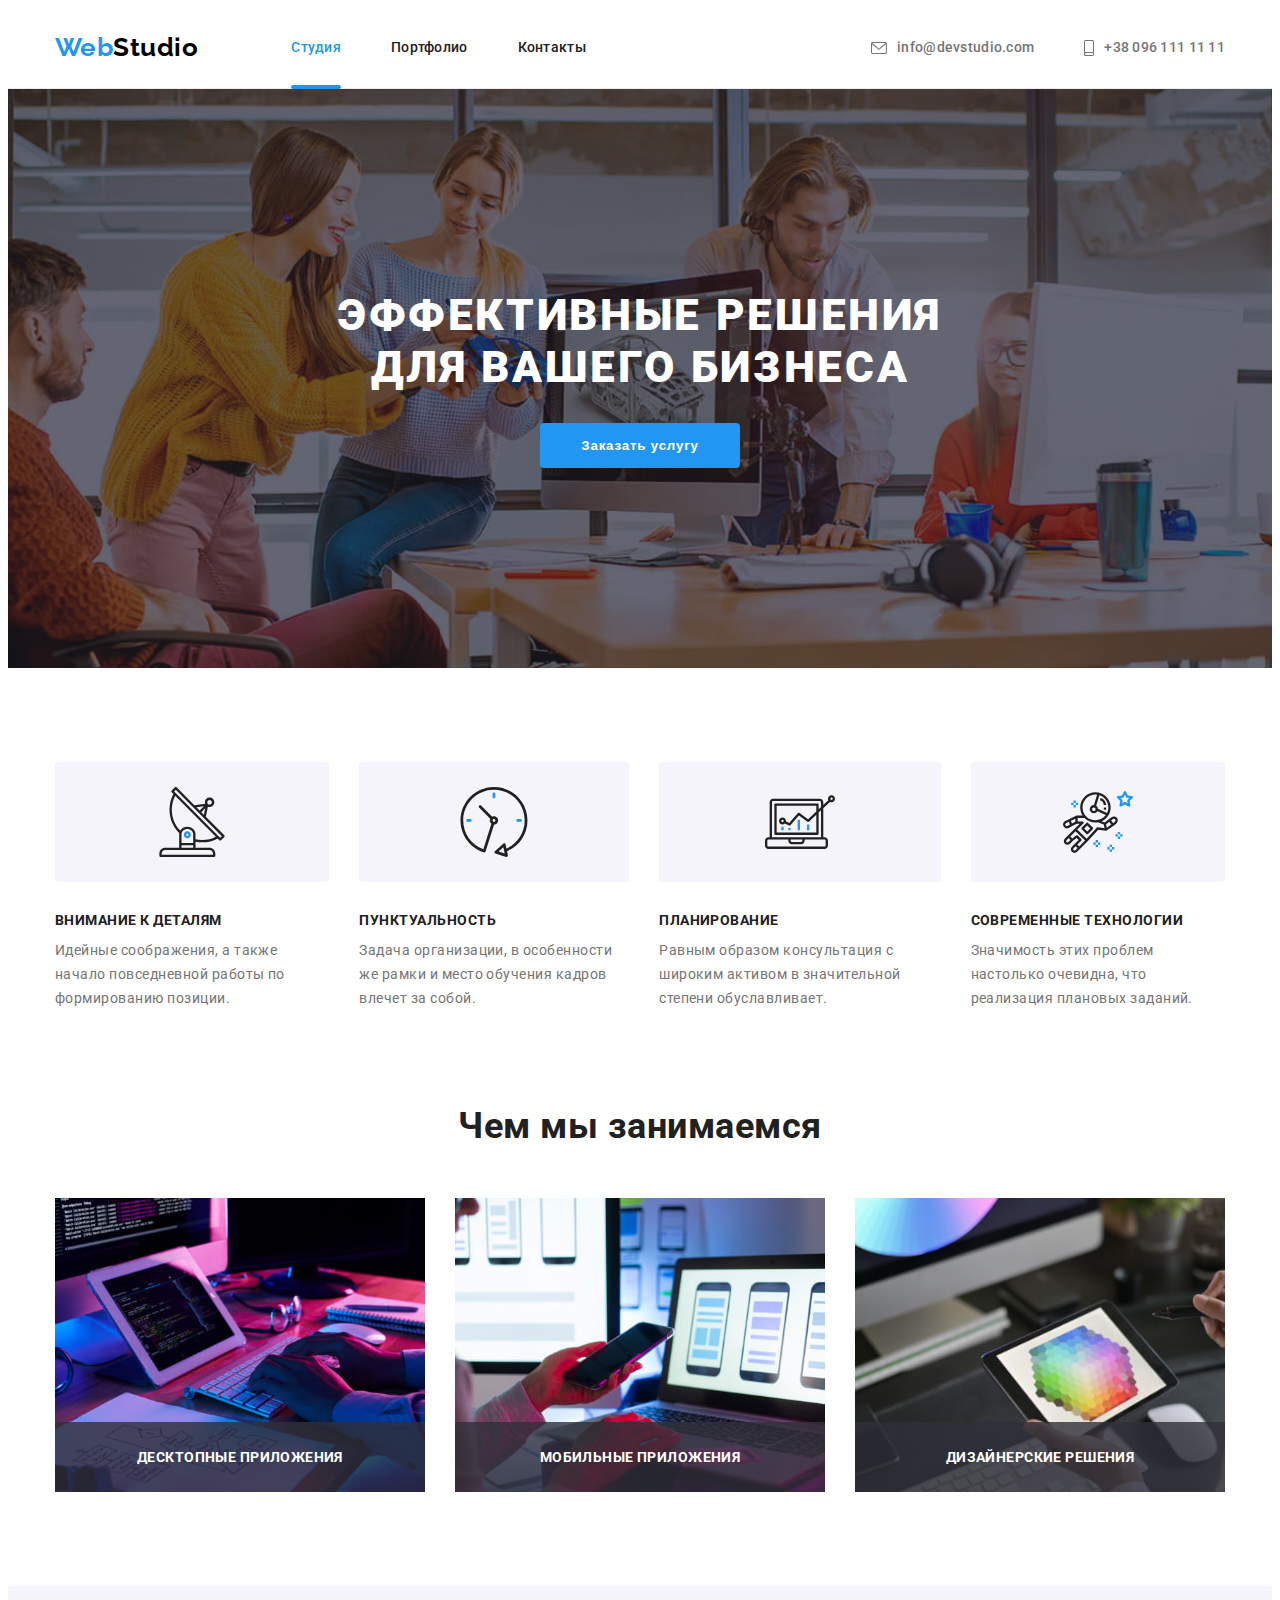
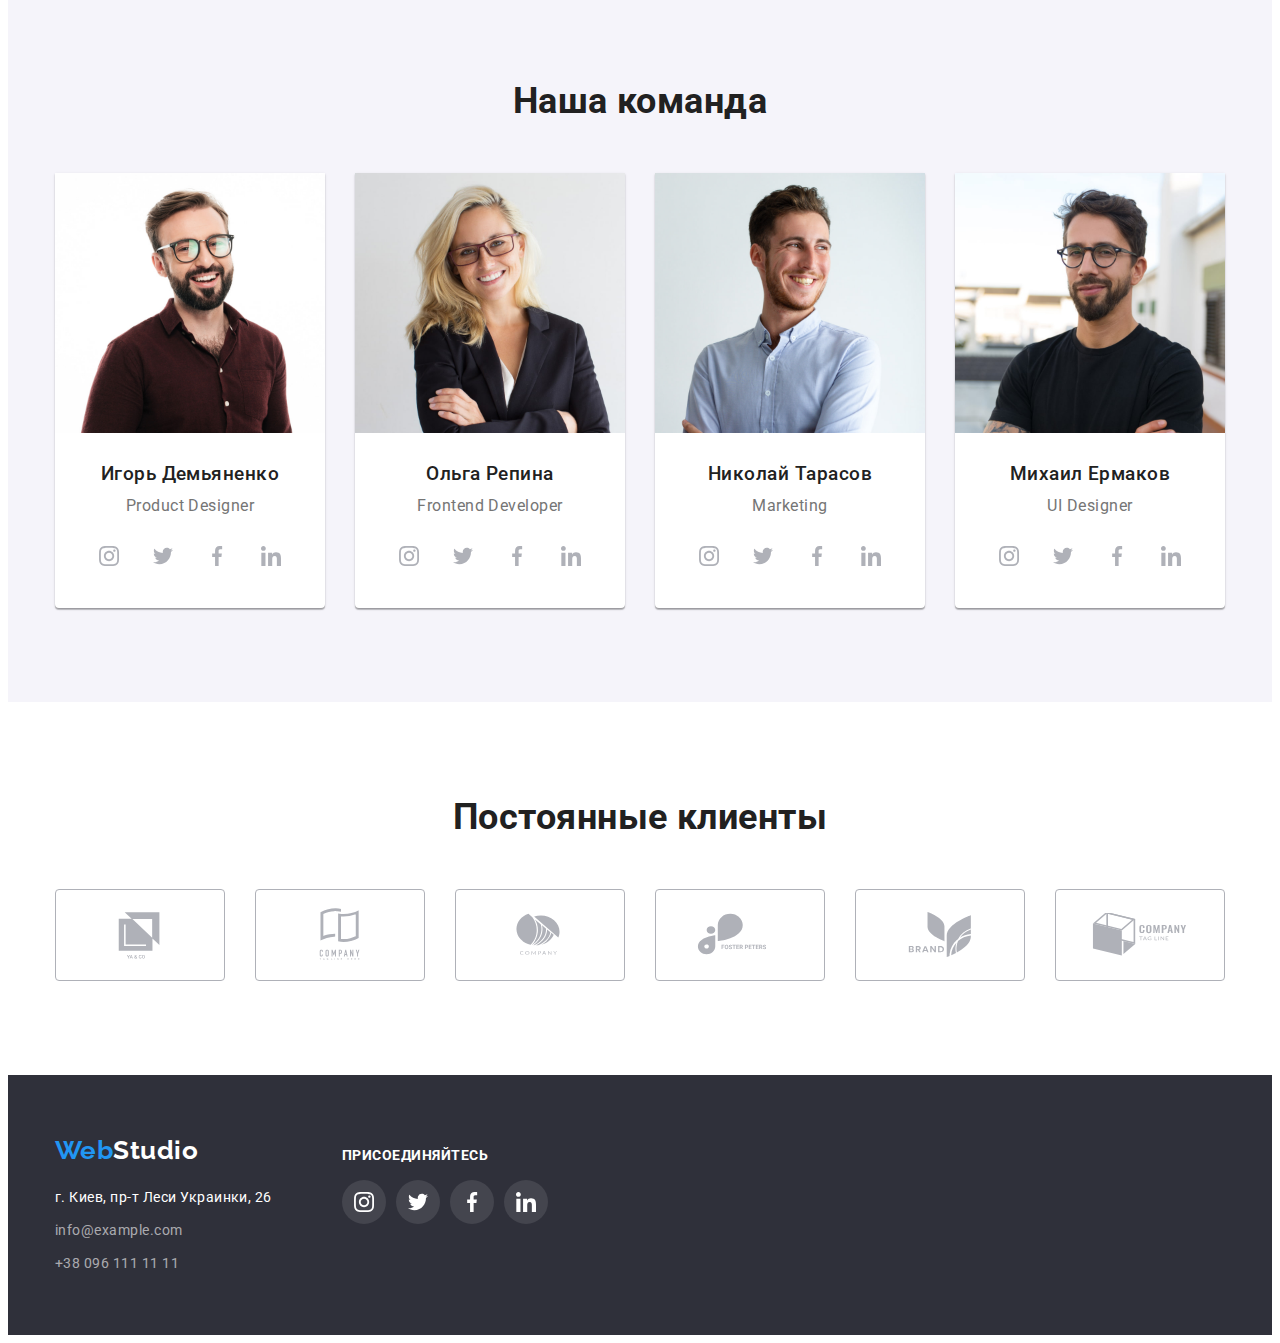
<file: index.html>
<!DOCTYPE html>
<html lang="ru">
  <head>
    <meta charset="UTF-8" />
    <meta http-equiv="X-UA-Compatible" content="IE=edge" />
    <meta name="viewport" content="width=device-width, initial-scale=1.0" />
    <title>WebStudio</title>
    <link
      rel="stylesheet"
      href="https://cdnjs.cloudflare.com/ajax/libs/modern-normalize/1.1.0/modern-normalize.min.css"
      integrity="sha512-wpPYUAdjBVSE4KJnH1VR1HeZfpl1ub8YT/NKx4PuQ5NmX2tKuGu6U/JRp5y+Y8XG2tV+wKQpNHVUX03MfMFn9Q=="
      crossorigin="anonymous"
      referrerpolicy="no-referrer"
    />
    <link rel="stylesheet" href="./css/styles.css" />
    <link rel="preconnect" href="https://fonts.googleapis.com" />
    <link rel="preconnect" href="https://fonts.gstatic.com" crossorigin />
    <link
      href="https://fonts.googleapis.com/css2?family=Raleway:wght@700&family=Roboto:wght@400;500;700;900&display=swap"
      rel="stylesheet"
    />
  </head>

  <body>
    <!--------- header------->
    <header class="header">
      <div class="container main">
        <a lang="en" class="logo" href="./index.html"><span class="accent">Web</span>Studio</a>
        <nav>
          <ul class="site-nav">
            <li class="item"><a class="link current" href="./index.html">Студия</a></li>
            <li class="item"><a class="link" href="./portfolio.html">Портфолио</a></li>
            <li class="item"><a class="link" href="/">Контакты</a></li>
          </ul>
        </nav>
        <ul class="adr-nav">
          <li class="item">
            <a class="e-mail" href="mailto:info@devstudio.com">
              <svg class="symbol" height="12px" width="16px">
                <use href="./images/icon.svg/symbol-defs.svg#envelope"></use>
              </svg>
              info@devstudio.com
            </a>
          </li>
          <li class="item">
            <a class="tel" href="tel:+380961111111">
              <svg class="symbol" height="16px" width="10px">
                <use href="./images/icon.svg/symbol-defs.svg#smartphone"></use>
              </svg>
              +38 096 111 11 11
            </a>
          </li>
        </ul>
      </div>
    </header>

    <!-- Hero -->
    <main>
      <section class="section hero">
        <div class="container flex">
          <h1 class="hero-title">Эффективные решения для вашего бизнеса</h1>
          <button type="button" class="hero-btn" data-modal-open>Заказать услугу</button>
        </div>
      </section>

      <!-- Features -->
      <section class="section">
        <div class="container">
          <h2 class="features-title">Особенности</h2>
          <ul class="features">
            <li class="item">
              <div class="trumb">
                <svg width="70px" height="70px">
                  <use href="./images/icon.svg/symbol-defs.svg#antenna"></use>
                </svg>
              </div>
              <h3 class="subtitle">Внимание к деталям</h3>
              <p class="text">
                Идейные соображения, а также начало повседневной работы по формированию позиции.
              </p>
            </li>

            <li class="item">
              <div class="trumb">
                <svg width="70px" height="70px">
                  <use href="./images/icon.svg/symbol-defs.svg#clock"></use>
                </svg>
              </div>
              <h3 class="subtitle">Пунктуальность</h3>
              <p class="text">
                Задача организации, в особенности же рамки и место обучения кадров влечет за собой.
              </p>
            </li>
            <li class="item">
              <div class="trumb">
                <svg width="70px" height="70px">
                  <use href="./images/icon.svg/symbol-defs.svg#diagram"></use>
                </svg>
              </div>
              <h3 class="subtitle">Планирование</h3>
              <p class="text">
                Равным образом консультация с широким активом в значительной степени обуславливает.
              </p>
            </li>
            <li class="item">
              <div class="trumb">
                <svg width="70px" height="70px">
                  <use href="./images/icon.svg/symbol-defs.svg#astronaut"></use>
                </svg>
              </div>
              <h3 class="subtitle">Современные технологии</h3>
              <p class="text">
                Значимость этих проблем настолько очевидна, что реализация плановых заданий.
              </p>
            </li>
          </ul>
        </div>
      </section>
      <!-- Gellary -->
      <section class="section gallery">
        <div class="container">
          <h2 class="title">Чем мы занимаемся</h2>
          <ul class="gallery-list">
            <li>
              <div class="gellery-overlay">
                <img
                  class="gallery-img"
                  src="./images/box1.jpg"
                  alt="Десктопные приложения"
                  width="370"
                />
                <div class="gellery-desc"><p>Десктопные приложения</p></div>
              </div>
            </li>
            <li>
              <div class="gellery-overlay">
                <img
                  class="gallery-img"
                  src="./images/box2.jpg"
                  alt="Мобильного приложения"
                  width="370"
                />
                <div class="gellery-desc"><p>Мобильные приложения</p></div>
              </div>
            </li>

            <li>
              <div class="gellery-overlay">
                <img
                  class="gallery-img"
                  src="./images/box3.jpg"
                  alt="Дизайнерские решения"
                  width="370"
                />
                <div class="gellery-desc"><p>Дизайнерские решения</p></div>
              </div>
            </li>
          </ul>
        </div>
      </section>
      <!-- Team -->
      <section class="section team">
        <div class="container">
          <h2 class="title">Наша команда</h2>
          <ul class="team-list">
            <li class="team-card">
              <img src="./images/team1.jpg" alt="Игорь Демьяненко" width="270" height="260" />
              <div class="team-desc">
                <h3 class="team-subtitle">Игорь Демьяненко</h3>
                <p lang="en" class="team-text">Product Designer</p>

                <ul class="list-social-item">
                  <li class="social-item">
                    <a class="social-link" href="">
                      <svg class="sprite-network" width="20px" height="20px">
                        <use href="./images/icon.svg/symbol-defs.svg#instagram"></use>
                      </svg>
                    </a>
                  </li>

                  <li class="social-item">
                    <a class="social-link" href="">
                      <svg class="sprite-network" width="20px" height="20px">
                        <use href="./images/icon.svg/symbol-defs.svg#twitter"></use>
                      </svg>
                    </a>
                  </li>
                  <li class="social-item">
                    <a class="social-link" href="">
                      <svg class="sprite-network" width="20px" height="20px">
                        <use href="./images/icon.svg/symbol-defs.svg#facebook"></use>
                      </svg>
                    </a>
                  </li>
                  <li class="social-item">
                    <a class="social-link" href="">
                      <svg class="sprite-network" width="20px" height="20px">
                        <use href="./images/icon.svg/symbol-defs.svg#linkedin"></use>
                      </svg>
                    </a>
                  </li>
                </ul>
              </div>
            </li>

            <li class="team-card">
              <img src="./images/team2.jpg" alt="Ольга Репина" width="270" height="260" />
              <div class="team-desc">
                <h3 class="team-subtitle">Ольга Репина</h3>
                <p lang="en" class="team-text">Frontend Developer</p>

                <ul class="list-social-item">
                  <li class="social-item">
                    <a class="social-link" href="">
                      <svg class="sprite-network" width="20px" height="20px">
                        <use href="./images/icon.svg/symbol-defs.svg#instagram"></use>
                      </svg>
                    </a>
                  </li>

                  <li class="social-item">
                    <a class="social-link" href="">
                      <svg class="sprite-network" width="20px" height="20px">
                        <use href="./images/icon.svg/symbol-defs.svg#twitter"></use>
                      </svg>
                    </a>
                  </li>
                  <li class="social-item">
                    <a class="social-link" href="">
                      <svg class="sprite-network" width="20px" height="20px">
                        <use href="./images/icon.svg/symbol-defs.svg#facebook"></use>
                      </svg>
                    </a>
                  </li>
                  <li class="social-item">
                    <a class="social-link" href="">
                      <svg class="sprite-network" width="20px" height="20px">
                        <use href="./images/icon.svg/symbol-defs.svg#linkedin"></use>
                      </svg>
                    </a>
                  </li>
                </ul>
              </div>
            </li>

            <li class="team-card">
              <img src="./images/team3.jpg" alt="Николай Тарасов" width="270" height="260" />
              <div class="team-desc">
                <h3 class="team-subtitle">Николай Тарасов</h3>
                <p lang="en" class="team-text">Marketing</p>

                <ul class="list-social-item">
                  <li class="social-item">
                    <a class="social-link" href="">
                      <svg class="sprite-network" width="20px" height="20px">
                        <use href="./images/icon.svg/symbol-defs.svg#instagram"></use>
                      </svg>
                    </a>
                  </li>

                  <li class="social-item">
                    <a class="social-link" href="">
                      <svg class="sprite-network" width="20px" height="20px">
                        <use href="./images/icon.svg/symbol-defs.svg#twitter"></use>
                      </svg>
                    </a>
                  </li>
                  <li class="social-item">
                    <a class="social-link" href="">
                      <svg class="sprite-network" width="20px" height="20px">
                        <use href="./images/icon.svg/symbol-defs.svg#facebook"></use>
                      </svg>
                    </a>
                  </li>
                  <li class="social-item">
                    <a class="social-link" href="">
                      <svg class="sprite-network" width="20px" height="20px">
                        <use href="./images/icon.svg/symbol-defs.svg#linkedin"></use>
                      </svg>
                    </a>
                  </li>
                </ul>
              </div>
            </li>

            <li class="team-card">
              <img src="./images/team4.jpg" alt="Михаил Ермаков" width="270" height="260" />
              <div class="team-desc">
                <h3 class="team-subtitle">Михаил Ермаков</h3>
                <p lang="en" class="team-text">UI Designer</p>

                <ul class="list-social-item">
                  <li class="social-item">
                    <a class="social-link" href="">
                      <svg class="sprite-network" width="20px" height="20px">
                        <use href="./images/icon.svg/symbol-defs.svg#instagram"></use>
                      </svg>
                    </a>
                  </li>

                  <li class="social-item">
                    <a class="social-link" href="">
                      <svg class="sprite-network" width="20px" height="20px">
                        <use href="./images/icon.svg/symbol-defs.svg#twitter"></use>
                      </svg>
                    </a>
                  </li>
                  <li class="social-item">
                    <a class="social-link" href="">
                      <svg class="sprite-network" width="20px" height="20px">
                        <use href="./images/icon.svg/symbol-defs.svg#facebook"></use>
                      </svg>
                    </a>
                  </li>
                  <li class="social-item">
                    <a class="social-link" href="">
                      <svg class="sprite-network" width="20px" height="20px">
                        <use href="./images/icon.svg/symbol-defs.svg#linkedin"></use>
                      </svg>
                    </a>
                  </li>
                </ul>
              </div>
            </li>
          </ul>
        </div>
      </section>
      <section class="section">
        <h2 class="title">Постоянные клиенты</h2>
        <div class="container">
          <ul class="clients-list">
            <li class="client-item">
              <a class="client-item-link" href="" rel="noopener nofollow noreferrer">
                <svg class="client" width="106px" height="60px">
                  <use href="./images/icon.svg/symbol-defs.svg#client1"></use>
                </svg>
              </a>
            </li>
            <li class="client-item">
              <a class="client-item-link" href="" rel="noopener nofollow noreferrer">
                <svg class="client" width="106px" height="60px">
                  <use href="./images/icon.svg/symbol-defs.svg#client2"></use>
                </svg>
              </a>
            </li>
            <li class="client-item">
              <a class="client-item-link" href="" rel="noopener nofollow noreferrer">
                <svg class="client" width="106px" height="60px">
                  <use href="./images/icon.svg/symbol-defs.svg#client3"></use>
                </svg>
              </a>
            </li>
            <li class="client-item">
              <a class="client-item-link" href="" rel="noopener nofollow noreferrer">
                <svg class="client" width="106px" height="60px">
                  <use href="./images/icon.svg/symbol-defs.svg#client4"></use>
                </svg>
              </a>
            </li>
            <li class="client-item">
              <a class="client-item-link" href="" rel="noopener nofollow noreferrer">
                <svg class="client" width="106px" height="60px">
                  <use href="./images/icon.svg/symbol-defs.svg#client5"></use>
                </svg>
              </a>
            </li>
            <li class="client-item">
              <a class="client-item-link" href="" rel="noopener nofollow noreferrer">
                <svg class="client" width="106px" height="60px">
                  <use href="./images/icon.svg/symbol-defs.svg#client6"></use>
                </svg>
              </a>
            </li>
          </ul>
        </div>
      </section>
    </main>
    <!-- Footer -->
    <footer class="footer">
      <div class="container">
        <div>
          <a lang="en" class="logo" href="./index.html"><span class="accent">Web</span>Studio</a>
          <address>
            <ul class="footer-adr">
              <li>г. Киев, пр-т Леси Украинки, 26</li>
              <li><a href="mailto:info@devstudio.com">info@example.com</a></li>
              <li><a href="tel:+380961111111">+38 096 111 11 11</a></li>
            </ul>
          </address>
        </div>

        <div class="footer-network">
          <h2 class="address subtitle">присоединяйтесь</h2>
          <ul class="list-social-item">
            <li class="social-item">
              <a class="social-link" href="">
                <svg class="sprite-network" width="20px" height="20px">
                  <use href="./images/icon.svg/symbol-defs.svg#instagram"></use>
                </svg>
              </a>
            </li>

            <li class="social-item">
              <a class="social-link" href="">
                <svg class="sprite-network" width="20px" height="20px">
                  <use href="./images/icon.svg/symbol-defs.svg#twitter"></use>
                </svg>
              </a>
            </li>
            <li class="social-item">
              <a class="social-link" href="">
                <svg class="sprite-network" width="20px" height="20px">
                  <use href="./images/icon.svg/symbol-defs.svg#facebook"></use>
                </svg>
              </a>
            </li>
            <li class="social-item">
              <a class="social-link" href="">
                <svg class="sprite-network" width="20px" height="20px">
                  <use href="./images/icon.svg/symbol-defs.svg#linkedin"></use>
                </svg>
              </a>
            </li>
          </ul>
        </div>
      </div>
    </footer>
    <!-- ------Modal-------- -->
    <div class="backdrop is-hidden" data-modal>
      <div class="modal">
        <button data-modal-close class="close">
          <svg class="close-black" height="18px" width="18px">
            <use href="./images/icon.svg/symbol-defs.svg#close-black"></use>
          </svg>
        </button>
      </div>
    </div>
    <script src="./js/modal.js"></script>
  </body>
</html>
</file>
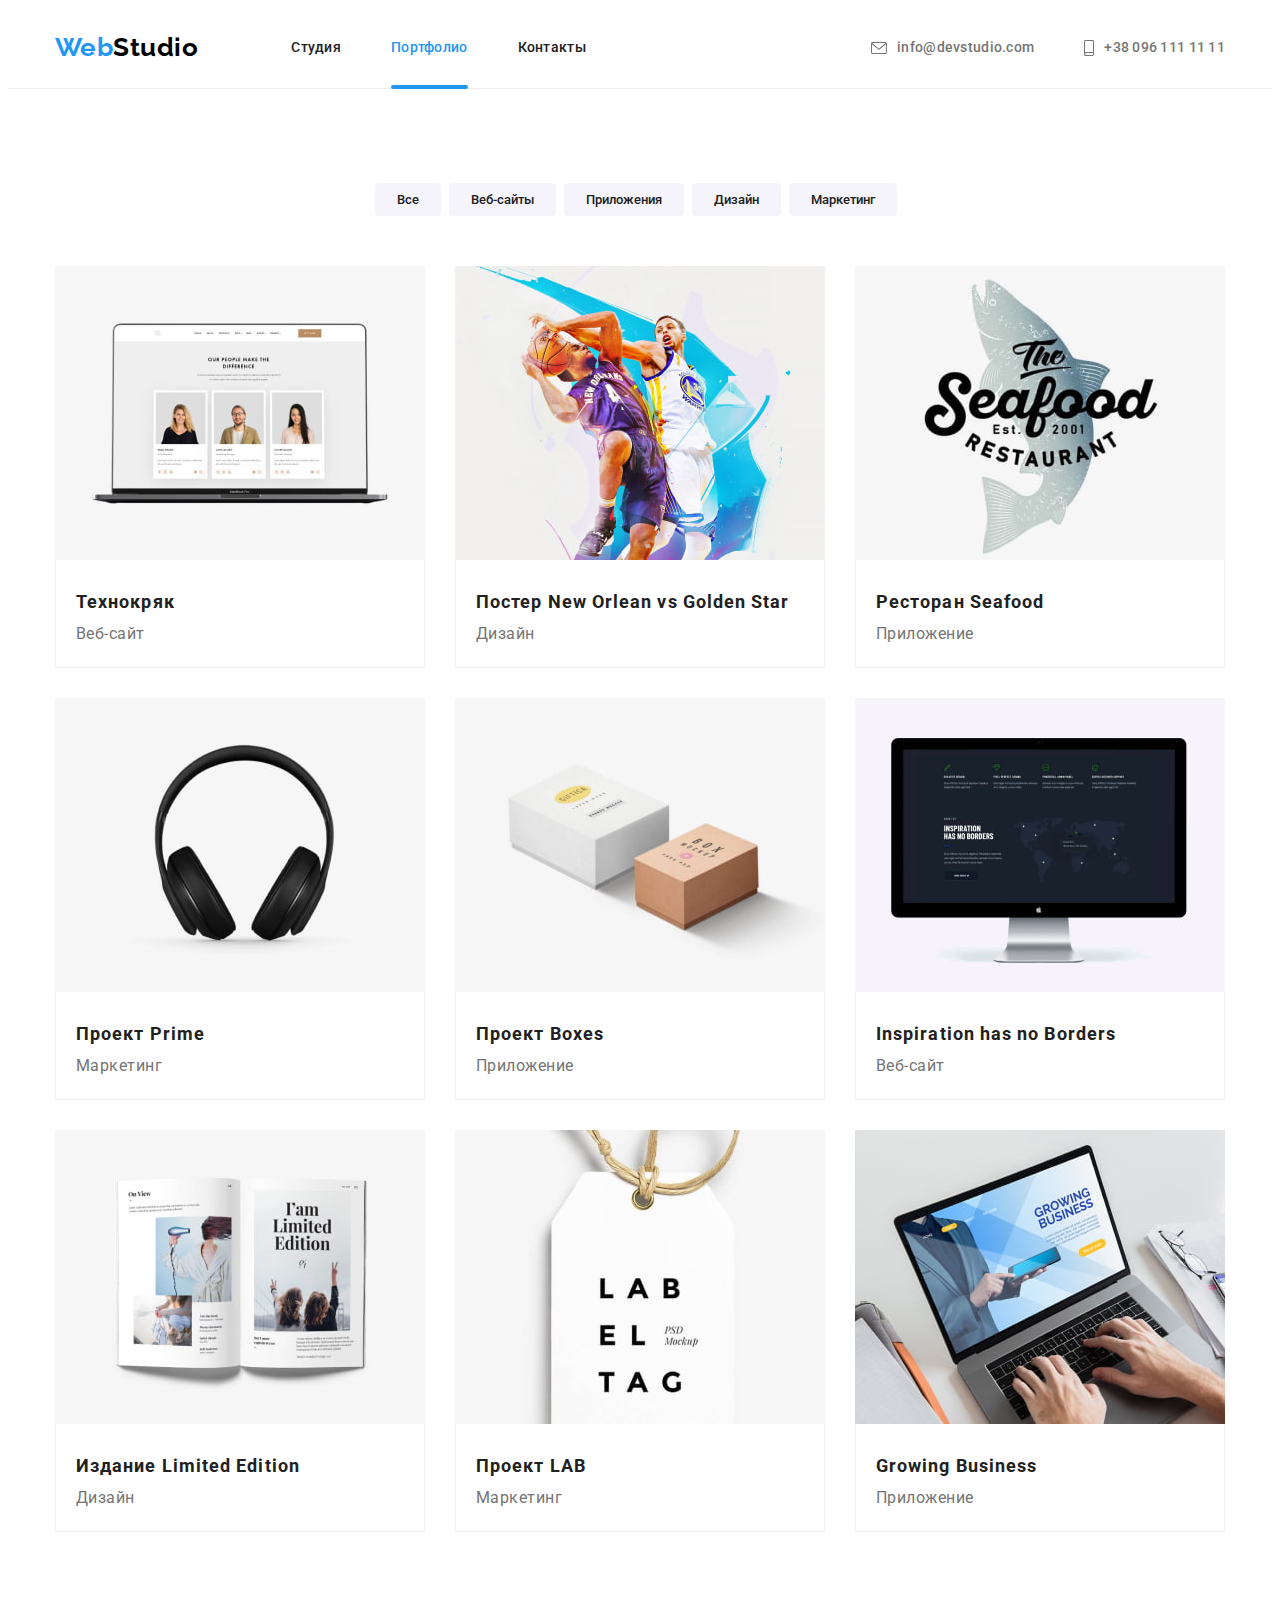
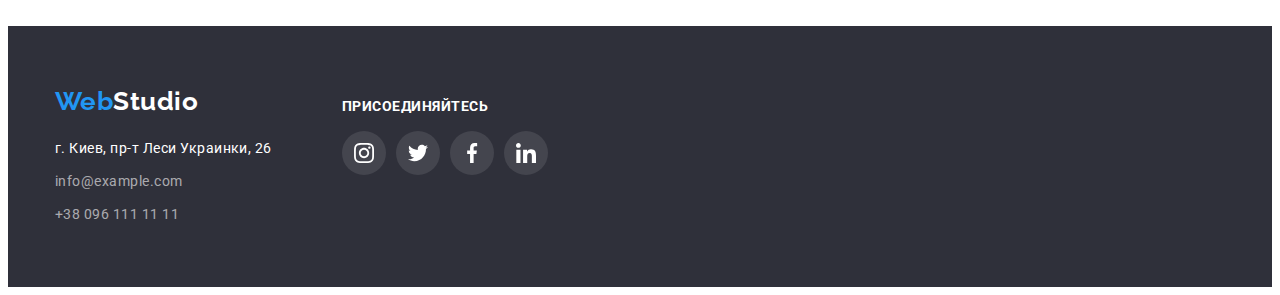
<file: portfolio.html>
<!DOCTYPE html>
<html lang="ru">
  <head>
    <meta charset="UTF-8" />
    <meta http-equiv="X-UA-Compatible" content="IE=edge" />
    <meta name="viewport" content="width=device-width, initial-scale=1.0" />
    <title>WebStudio</title>
    <link
      rel="stylesheet"
      href="https://cdnjs.cloudflare.com/ajax/libs/modern-normalize/1.1.0/modern-normalize.min.css"
      integrity="sha512-wpPYUAdjBVSE4KJnH1VR1HeZfpl1ub8YT/NKx4PuQ5NmX2tKuGu6U/JRp5y+Y8XG2tV+wKQpNHVUX03MfMFn9Q=="
      crossorigin="anonymous"
      referrerpolicy="no-referrer"
    />
    <link rel="stylesheet" href="./css/styles.css" />
    <link rel="preconnect" href="https://fonts.googleapis.com" />
    <link rel="preconnect" href="https://fonts.gstatic.com" crossorigin />
    <link
      href="https://fonts.googleapis.com/css2?family=Raleway:wght@700&family=Roboto:wght@400;500;700;900&display=swap"
      rel="stylesheet"
    />
  </head>
  <body>
    <!--Header -->
    <header class="header">
      <div class="container main">
        <a lang="en" class="logo" href="./index.html"><span class="accent">Web</span>Studio</a>
        <nav>
          <ul class="site-nav">
            <li class="item"><a class="link" href="./index.html">Студия</a></li>
            <li class="item"><a class="link current" href="./portfolio.html">Портфолио</a></li>
            <li class="item"><a class="link" href="/">Контакты</a></li>
          </ul>
        </nav>
        <ul class="adr-nav">
          <li class="item">
            <a class="e-mail" href="mailto:info@devstudio.com">
              <svg class="symbol" height="12px" width="16px">
                <use href="./images/icon.svg/symbol-defs.svg#envelope"></use>
              </svg>
              info@devstudio.com
            </a>
          </li>
          <li class="item">
            <a class="tel" href="tel:+380961111111">
              <svg class="symbol" height="16px" width="10px">
                <use href="./images/icon.svg/symbol-defs.svg#smartphone"></use>
              </svg>
              +38 096 111 11 11
            </a>
          </li>
        </ul>
      </div>
    </header>
    <main>
      <section class="section">
        <div class="container">
          <!--Filters -->
          <ul class="filters">
            <li><button type="button" class="filters-btn">Все</button></li>
            <li><button type="button" class="filters-btn">Веб-сайты</button></li>
            <li><button type="button" class="filters-btn">Приложения</button></li>
            <li><button type="button" class="filters-btn">Дизайн</button></li>
            <li><button type="button" class="filters-btn">Маркетинг</button></li>
          </ul>

          <!-- Portfolio -->

          <h1 class="portfolio-title">Портфолио</h1>
          <ul class="portfolio">
            <li class="element">
              <a class="link-work" href="">
                <div class="portfolio-overlay">
                  <img src="./images/site.jpg" alt="Технокряк" />
                  <p class="text-action">
                    Ресурс предлагает комплексные предложения с разным уровнем функционала и
                    сервисов. Все это позволит посетителю получить исчерпывающие сведения о компании
                    или частном лице.
                  </p>
                </div>
                <div class="work">
                  <h2 class="portfolio-subtitle">Технокряк</h2>
                  <p>Веб-сайт</p>
                </div>
              </a>
            </li>

            <li class="element">
              <a class="link-work" href="">
                <div class="portfolio-overlay">
                  <img src="./images/poster.jpg" alt="Постер" />

                  <p class="text-action">
                    Ресурс предлагает комплексные предложения с разным уровнем функционала и
                    сервисов. Все это позволит посетителю получить исчерпывающие сведения о компании
                    или частном лице.
                  </p>
                </div>
                <div class="work">
                  <h2 lang="en" class="portfolio-subtitle">Постер New Orlean vs Golden Star</h2>
                  <p>Дизайн</p>
                </div>
              </a>
            </li>

            <li class="element">
              <a class="link-work" href="">
                <div class="portfolio-overlay">
                  <img src="./images/seafood.jpg" alt="Ресторан" />

                  <p class="text-action">
                    Ресурс предлагает комплексные предложения с разным уровнем функционала и
                    сервисов. Все это позволит посетителю получить исчерпывающие сведения о компании
                    или частном лице.
                  </p>
                </div>
                <div class="work">
                  <h2 lang="en" class="portfolio-subtitle">Ресторан Seafood</h2>
                  <p>Приложение</p>
                </div></a
              >
            </li>

            <li class="element">
              <a class="link-work" href="">
                <div class="portfolio-overlay">
                  <img src="./images/prime.jpg" alt="Наушники" />

                  <p class="text-action">
                    Ресурс предлагает комплексные предложения с разным уровнем функционала и
                    сервисов. Все это позволит посетителю получить исчерпывающие сведения о компании
                    или частном лице.
                  </p>
                </div>
                <div class="work">
                  <h2 lang="en" class="portfolio-subtitle">Проект Prime</h2>
                  <p>Маркетинг</p>
                </div>
              </a>
            </li>

            <li class="element">
              <a class="link-work" href="">
                <div class="portfolio-overlay">
                  <img src="./images/boxes.jpg" alt="Коробки" />

                  <p class="text-action">
                    Ресурс предлагает комплексные предложения с разным уровнем функционала и
                    сервисов. Все это позволит посетителю получить исчерпывающие сведения о компании
                    или частном лице.
                  </p>
                </div>
                <div class="work">
                  <h2 lang="en" class="portfolio-subtitle">Проект Boxes</h2>
                  <p>Приложение</p>
                </div>
              </a>
            </li>

            <li class="element">
              <a class="link-work" href="">
                <div class="portfolio-overlay">
                  <img src="./images/notebook.jpg" alt="Ноутбук" />

                  <p class="text-action">
                    Ресурс предлагает комплексные предложения с разным уровнем функционала и
                    сервисов. Все это позволит посетителю получить исчерпывающие сведения о компании
                    или частном лице.
                  </p>
                </div>
                <div class="work">
                  <h2 lang="en" class="portfolio-subtitle">Inspiration has no Borders</h2>
                  <p>Веб-сайт</p>
                </div>
              </a>
            </li>

            <li class="element">
              <a class="link-work" href="">
                <div class="portfolio-overlay">
                  <img src="./images/book.jpg" alt="Книга" />

                  <p class="text-action">
                    Ресурс предлагает комплексные предложения с разным уровнем функционала и
                    сервисов. Все это позволит посетителю получить исчерпывающие сведения о компании
                    или частном лице.
                  </p>
                </div>
                <div class="work">
                  <h2 lang="en" class="portfolio-subtitle">Издание Limited Edition</h2>
                  <p>Дизайн</p>
                </div>
              </a>
            </li>

            <li class="element">
              <a class="link-work" href="">
                <div class="portfolio-overlay">
                  <img src="./images/lab.jpg" alt="Проект" />

                  <p class="text-action">
                    Ресурс предлагает комплексные предложения с разным уровнем функционала и
                    сервисов. Все это позволит посетителю получить исчерпывающие сведения о компании
                    или частном лице.
                  </p>
                </div>
                <div class="work">
                  <h2 lang="en" class="portfolio-subtitle">Проект LAB</h2>
                  <p>Маркетинг</p>
                </div>
              </a>
            </li>

            <li class="element">
              <a class="link-work" href="">
                <div class="portfolio-overlay">
                  <img src="./images/business.jpg" alt="Приложение" />

                  <p class="text-action">
                    Ресурс предлагает комплексные предложения с разным уровнем функционала и
                    сервисов. Все это позволит посетителю получить исчерпывающие сведения о компании
                    или частном лице.
                  </p>
                </div>
                <div class="work">
                  <h2 lang="en" class="portfolio-subtitle">Growing Business</h2>
                  <p>Приложение</p>
                </div>
              </a>
            </li>
          </ul>
        </div>
      </section>
    </main>

    <!-- Footer -->
    <footer class="footer">
      <div class="container">
        <div>
          <a lang="en" class="logo" href="./index.html"><span class="accent">Web</span>Studio</a>
          <address>
            <ul class="footer-adr">
              <li>г. Киев, пр-т Леси Украинки, 26</li>
              <li><a href="mailto:info@devstudio.com">info@example.com</a></li>
              <li><a href="tel:+380961111111">+38 096 111 11 11</a></li>
            </ul>
          </address>
        </div>

        <div class="footer-network">
          <h2 class="address subtitle">присоединяйтесь</h2>
          <ul class="list-social-item">
            <li class="social-item">
              <a class="social-link" href="">
                <svg class="sprite-network" width="20px" height="20px">
                  <use href="./images/icon.svg/symbol-defs.svg#instagram"></use>
                </svg>
              </a>
            </li>

            <li class="social-item">
              <a class="social-link" href="">
                <svg class="sprite-network" width="20px" height="20px">
                  <use href="./images/icon.svg/symbol-defs.svg#twitter"></use>
                </svg>
              </a>
            </li>
            <li class="social-item">
              <a class="social-link" href="">
                <svg class="sprite-network" width="20px" height="20px">
                  <use href="./images/icon.svg/symbol-defs.svg#facebook"></use>
                </svg>
              </a>
            </li>
            <li class="social-item">
              <a class="social-link" href="">
                <svg class="sprite-network" width="20px" height="20px">
                  <use href="./images/icon.svg/symbol-defs.svg#linkedin"></use>
                </svg>
              </a>
            </li>
          </ul>
        </div>
      </div>
    </footer>
  </body>
</html>
</file>
<file: css/styles.css>
/* головний колір #757575 */
/* другий колір #212121 */
/* білий #ffffff */
/* ефект #2196F3 */
/* чорний #000000 */

p,
h1,
h2,
h3,
h4,
h5,
h6 {
  margin: 0;
}

ul {
  margin: 0;
  padding-left: 0;
}

:root {
  --primary-text-color: #757575;
  --title-color: #212121;
  --accent-color: #2196f3;
  --white-color: #ffffff;
  --btn-background-color: #f5f4fa;
  --typical-margin: 30px;
  --svg-color: #afb1b8;
  --timing-function: 250ms cubic-bezier(0.4, 0, 0.2, 1);
}

* {
  box-sizing: border-box;
}

body {
  background-color: var(--white-color);
  color: var(--primary-text-color);
  font-family: 'Roboto', sans-serif;
  font-size: 16px;
  letter-spacing: 0.03em;
}
.container {
  width: 1200px;
  padding-left: 15px;
  padding-right: 15px;
  margin: 0 auto;
}

.section {
  padding-bottom: 94px;
  padding-top: 94px;
}

img {
  display: block;
  max-width: 100%;
}

.header {
  background: #ffffff;
  border-bottom: 1px solid #ececec;
}

/*------------------------ Header-------------------------- */

.main {
  display: flex;
  align-items: center;
}

.logo {
  color: #000;

  font-family: 'Raleway', sans-serif;
  text-decoration: none;
  font-size: 26px;
  line-height: 1.2;
  font-weight: 700;

  margin-right: 93px;
}

.accent {
  color: var(--accent-color);
}

/* --------------- Header navigation-----------*/

ul {
  list-style: none;
}

.site-nav {
  display: flex;
}

.site-nav .item:not(:last-child) {
  margin-right: 50px;
}

.site-nav .link {
  position: relative;

  color: var(--title-color);

  text-decoration: none;
  font-weight: 500;
  font-size: 14px;
  line-height: 1.1;
  letter-spacing: 0.02em;

  display: block;
  padding-top: 32px;
  padding-bottom: 32px;
  cursor: pointer;

  transition: color var(--timing-function);
}

.site-nav .current {
  color: var(--accent-color);
}

.site-nav .current::after {
  content: '';
  display: block;
  width: 100%;
  height: 4px;
  border-radius: 4px;
  background-color: var(--accent-color);
  bottom: -1px;
  left: 0;
  position: absolute;

  transition: background-color var(--timing-function);
}

.site-nav .link:hover,
.site-nav .link:focus {
  color: var(--accent-color);
}

.adr-nav .item:not(:last-child) {
  margin-right: 50px;
}

.adr-nav {
  display: flex;
  align-items: center;
  color: var(--title-color);
  margin-left: auto;
}

.e-mail,
.tel {
  text-decoration: none;
  color: var(--primary-text-color);

  font-weight: 500;
  font-size: 14px;
  line-height: 1.1;
  letter-spacing: 0.02em;

  padding-top: 32px;
  padding-bottom: 32px;

  display: flex;
  align-items: center;
  justify-content: center;

  cursor: pointer;

  transition: color var(--timing-function);
}

.symbol {
  margin-right: 10px;
  fill: currentColor;
}

.e-mail:hover,
.e-mail:focus,
.tel:focus,
.tel:hover {
  color: var(--accent-color);
}

/*---------------- Hero-------------------- */

.hero {
  background-color: #2f303a;
  text-align: center;
  padding: 200px 0;
  max-width: 1600px;
  margin-right: auto;
  margin-left: auto;
  background-position: center;
  background-size: cover;
  background-image: linear-gradient(rgba(47, 48, 58, 0.4), rgba(47, 48, 58, 0.4)),
    url('../images/Img_hero.jpg');
}

.flex {
  display: flex;
  align-items: center;
  flex-direction: column;
}

.hero-title {
  color: var(--white-color);

  letter-spacing: 0.06em;
  text-transform: uppercase;
  font-weight: 900;
  font-size: 44px;
  max-width: 696px;
}

.hero-btn {
  color: #fff;
  background-color: var(--accent-color);

  cursor: pointer;
  font-weight: 700;
  line-height: 1.9;
  letter-spacing: 0.06em;
  border-radius: 4px;

  min-width: 200px;
  text-align: center;
  border: none;

  margin-top: var(--typical-margin);
  padding: 10px 32px;

  transition: box-shadow var(--timing-function), background-color var(--timing-function);
}

.hero-btn:hover,
.hero-btn:focus {
  background-color: #188ce8;
  box-shadow: 0px 4px 4px rgba(0, 0, 0, 0.15);
}

.portfolio-title,
.features-title {
  position: absolute;
  width: 1px;
  height: 1px;
  margin: -1px;
  border: 0;
  padding: 0;
  white-space: nowrap;
  clip-path: inset(100%);
  clip: rect(0 0 0 0);
  overflow: hidden;
}
/* -------------- Features-------------- */
.features {
  display: flex;
}

.features .item {
  width: calc(100% / 4- var(--typical-margin));
  margin-right: var(--typical-margin);
}

.trumb {
  display: flex;
  justify-content: center;
  align-items: center;
  height: 120px;
  background-color: var(--btn-background-color);
  border-radius: 4px;
  margin-bottom: var(--typical-margin);
  background-position: center;
  background-repeat: no-repeat;
}

.features .item:last-child {
  margin-right: 0;
}

.subtitle {
  font-weight: 700;
  font-size: 14px;
  line-height: 1.2;
  text-transform: uppercase;
  margin-bottom: 10px;

  color: var(--title-color);
}

.text {
  font-size: 14px;
  line-height: 1.7;
}

/* -------------- Gellary---------------- */
.gallery {
  padding-top: 0;
}

.gallery-list {
  display: flex;
  position: relative;
}

.gallery-list li {
  width: calc(100% / 3- var(--typical-margin));
  margin-right: var(--typical-margin);
}
.gallery-list li:last-child {
  margin-right: 0;
}

.title {
  font-weight: 700;
  font-size: 36px;
  line-height: 1.2;
  text-align: center;

  color: var(--title-color);

  margin-bottom: 50px;
}

.gellery-overlay {
  position: relative;
}

.gellery-desc {
  display: flex;
  justify-content: center;
  align-items: center;
  position: absolute;
  background-color: rgba(47, 48, 58, 0.8);
  width: 100%;
  height: 70px;
  bottom: 0;

  letter-spacing: 0.03em;
  text-transform: uppercase;
  color: var(--white-color);
  font-weight: 700;
  font-size: 14px;
}

/* -----------Team------------ */
.team {
  background-color: var(--btn-background-color);
}

.team-list {
  display: flex;
}

.team-card {
  box-shadow: 0px 1px 3px #0000001f, 0px 1px 1px #00000024, 0px 2px 1px #00000033;
  border-radius: 0px 0px 4px 4px;
  background-color: var(--white-color);

  width: calc(100% / 4- var(--typical-margin));
  margin-right: var(--typical-margin);
}

.team-card:last-child {
  margin-right: 0;
}

.team-desc {
  padding-top: 30px;
  padding-bottom: 30px;
  text-align: center;
}

.team-subtitle {
  font-weight: 500;
  line-height: 1.2;
  color: var(--title-color);
  margin-bottom: 10px;
  font-style: 16px;
}

.team-text {
  line-height: 1.4;
}

.list-social-item {
  display: flex;
  justify-content: center;
  align-items: center;
  margin-top: 16px;
}

.social-item {
  display: flex;
  justify-content: center;
  align-items: center;

  background-color: var(--white-color);
  border-radius: 50%;
  margin-right: 10px;
}

.social-item:last-child {
  margin-right: 0;
}

.social-link {
  height: 44px;
  width: 44px;
  display: flex;
  align-items: center;
  justify-content: center;
  border-radius: 50%;
  cursor: pointer;

  transition: background-color var(--timing-function);
}
.sprite-network {
  fill: var(--svg-color);
  cursor: pointer;
  transition: fill var(--timing-function);
}

.social-link:hover,
.social-link:focus {
  background-color: var(--accent-color);
  border-radius: 50%;
}

.social-link:hover .sprite-network,
.social-link:focus .sprite-network {
  fill: var(--white-color);
}

/* -------------Clients--------------- */
.clients-list {
  display: flex;
  align-items: center;

  margin-right: calc(-1 * var(--typical-margin));
}

.client-item {
  margin-right: var(--typical-margin);
  width: calc(100% / 6 - var(--typical-margin));
}

.client-item:last-child {
  margin-right: 0;
}

.client {
  fill: var(--svg-color);
  cursor: pointer;

  transition: fill 250ms linear;
}

.client-item-link {
  display: flex;
  align-items: center;
  justify-content: center;
  width: 100%;
  border-radius: 4px;
  border: 1px solid var(--svg-color);
  height: 92px;
  cursor: pointer;

  transition: border var(--timing-function);
}

.client-item-link:hover,
.client-item-link:focus {
  border-radius: 4px;
  border: 1px solid var(--accent-color);
}

.client-item-link:hover .client,
.client-item-link:focus .client {
  fill: var(--accent-color);
}

/*------------------ Footer------------------------- */
.footer {
  background-color: #2f303a;
  padding-top: 60px;
  padding-bottom: 60px;
}

.footer .logo {
  display: inline-block;
  margin-right: 0;
  margin-bottom: 20px;

  color: var(--white-color);
  font-family: 'Raleway', sans-serif;
}

address {
  font-style: normal;
}

.footer-adr {
  font-size: 14px;
  line-height: 1.7;
  color: var(--white-color);
}
.footer-adr a {
  color: rgba(255, 255, 255, 0.6);
  text-decoration: none;
  cursor: pointer;

  transition: color var(--timing-function);
}

.footer-adr a:focus,
.footer-adr a:hover {
  color: var(--accent-color);
}

.footer-adr > li {
  margin-bottom: 9px;
}

.footer-adr > li:last-child {
  margin-bottom: 0;
}

.address {
  color: var(--white-color);
  margin-bottom: 0;
}

.footer .container {
  display: flex;
}

.footer .social-item {
  background-color: #ffffff1a;
}

.footer .sprite-network {
  fill: var(--white-color);
}

.footer-network {
  display: inline-block;
  height: 80px;
  width: 206px;
  margin-left: 70px;
  padding-top: 0%;
  margin-top: 12px;
}

/* ----------Filters-------------*/

.filters {
  display: flex;
  justify-content: center;
  margin-bottom: 50px;
}

.filters li {
  margin-right: 8px;
}

.filters-btn {
  background-color: var(--btn-background-color);
  color: var(--title-color);
  border-radius: 4px;

  font-weight: 500;
  line-height: 1.6;
  text-align: center;
  cursor: pointer;
  font-family: 'Roboto', sans-serif;

  border: none;
  padding: 6px 22px;

  transition: background-color var(--timing-function), color var(--timing-function),
    filter var(--timing-function);
}

.filters-btn:focus,
.filters-btn:hover,
.filters-btn:active {
  color: var(--white-color);
  background-color: var(--accent-color);
  filter: drop-shadow(0px 2px 2px rgba(0, 0, 0, 0.25));
}

/* ----------Portfolio------------ */

.portfolio {
  display: flex;
  flex-wrap: wrap;
  margin-right: calc(-1 * var(--typical-margin));
  margin-bottom: calc(-1 * var(--typical-margin));
}

.element {
  width: calc(100% / 3 - var(--typical-margin));
  margin-right: var(--typical-margin);
  margin-bottom: var(--typical-margin);
}

.link-work {
  transition: filter var(--timing-function);
  display: block;
  color: var(--primary-text-color);
  text-decoration: none;
}

.link-work:hover,
.link-work:focus {
  filter: drop-shadow(0px 4px 4px rgba(0, 0, 0, 0.25));
}

.portfolio-overlay {
  position: relative;
  overflow: hidden;
}

.text-action {
  position: absolute;
  display: flex;
  justify-content: center;
  align-items: center;

  width: 100%;
  height: 100%;
  padding: 0 24px 0 24px;
  margin: 0;
  top: 0;
  left: 0;

  transition: transform var(--timing-function);
  transform: translateY(101%);

  background-color: rgba(33, 150, 243, 0.9);
}

.link-work:hover .text-action,
.link-work:focus .text-action {
  transform: translateY(0);

  font-weight: 400;
  font-size: 18px;
  line-height: 1.56;
  letter-spacing: 0.03em;
  color: #ffffff;
}

.work {
  padding: 24px 20px;
  background: var(--white-color);
  border: 1px solid #eeeeee;
  border-top: none;
}

.portfolio-subtitle {
  font-weight: 700;
  color: var(--title-color);
  font-size: 18px;
  line-height: 2;
  letter-spacing: 0.06em;
  margin-bottom: 4px;
}
li > p {
  line-height: 1.9;
  color: var(--primary-text-color);
}

/* --------Modal-------- */

.backdrop {
  position: fixed;
  top: 0;
  left: 0;
  height: 100%;
  width: 100%;
  background-color: rgba(0, 0, 0, 0.2);

  transition: opacity var(--timing-function);
  opacity: 1;
}

.modal {
  position: absolute;
  top: 50%;
  left: 50%;
  transform: translate(-50%, -50%) scale(1);
  transition: transform var(--timing-function);
  min-width: 528px;
  min-height: 581px;

  background-color: var(--white-color);
}

.backdrop.is-hidden {
  opacity: 0;
  pointer-events: none;
}

.backdrop.is-hidden .modal {
  transform: scale(0.8) translate(-50%, -50%);
}

.close {
  position: absolute;
  border-radius: 50%;
  height: 30px;
  width: 30px;
  top: 8px;
  right: 8px;
  cursor: pointer;

  background: #ffffff;
  border: 1px solid rgba(0, 0, 0, 0.1);
  transition: fill var(--timing-function), filter var(--timing-function);
}

.close:hover,
.close:focus {
  filter: drop-shadow(0px 4px 4px rgba(0, 0, 0, 0.06));
  fill: var(--accent-color);
}

.close-black {
  position: absolute;
  top: 50%;
  left: 50%;
  transform: translate(-50%, -50%);
}
</file>
